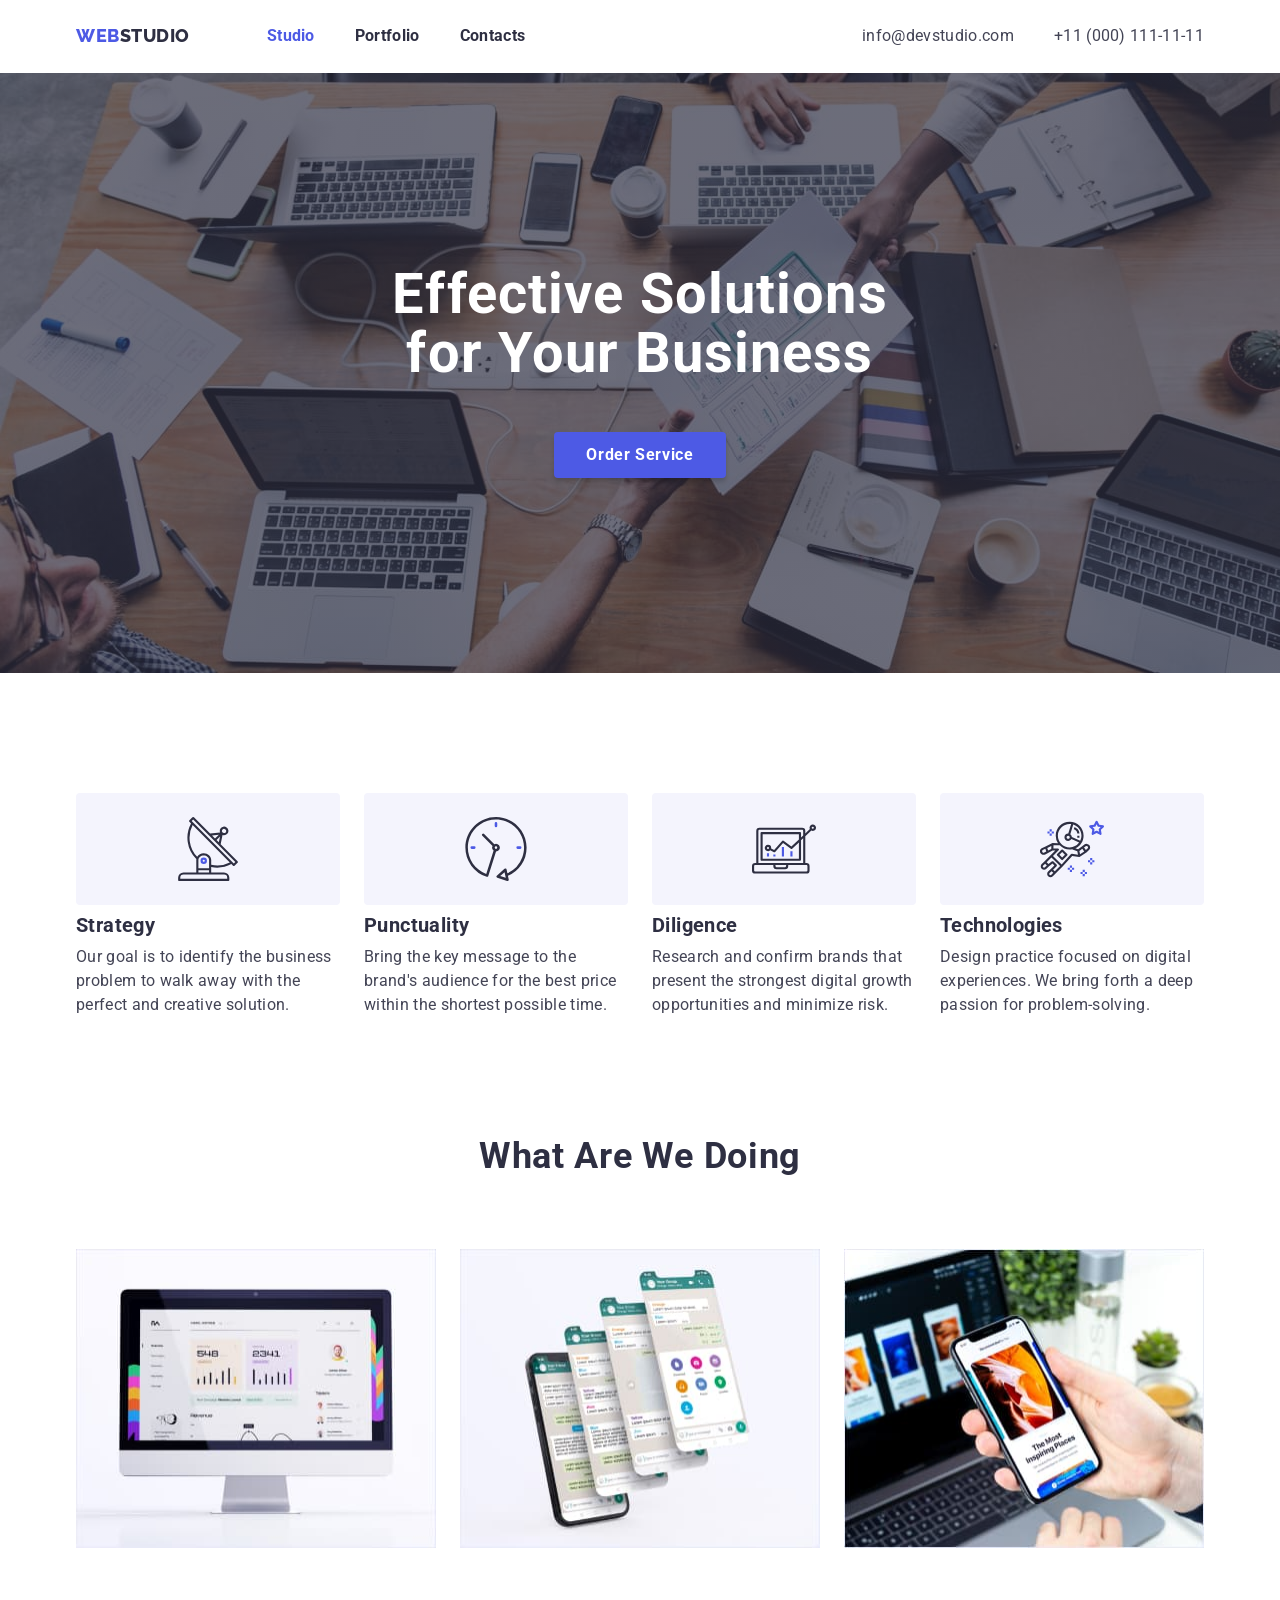
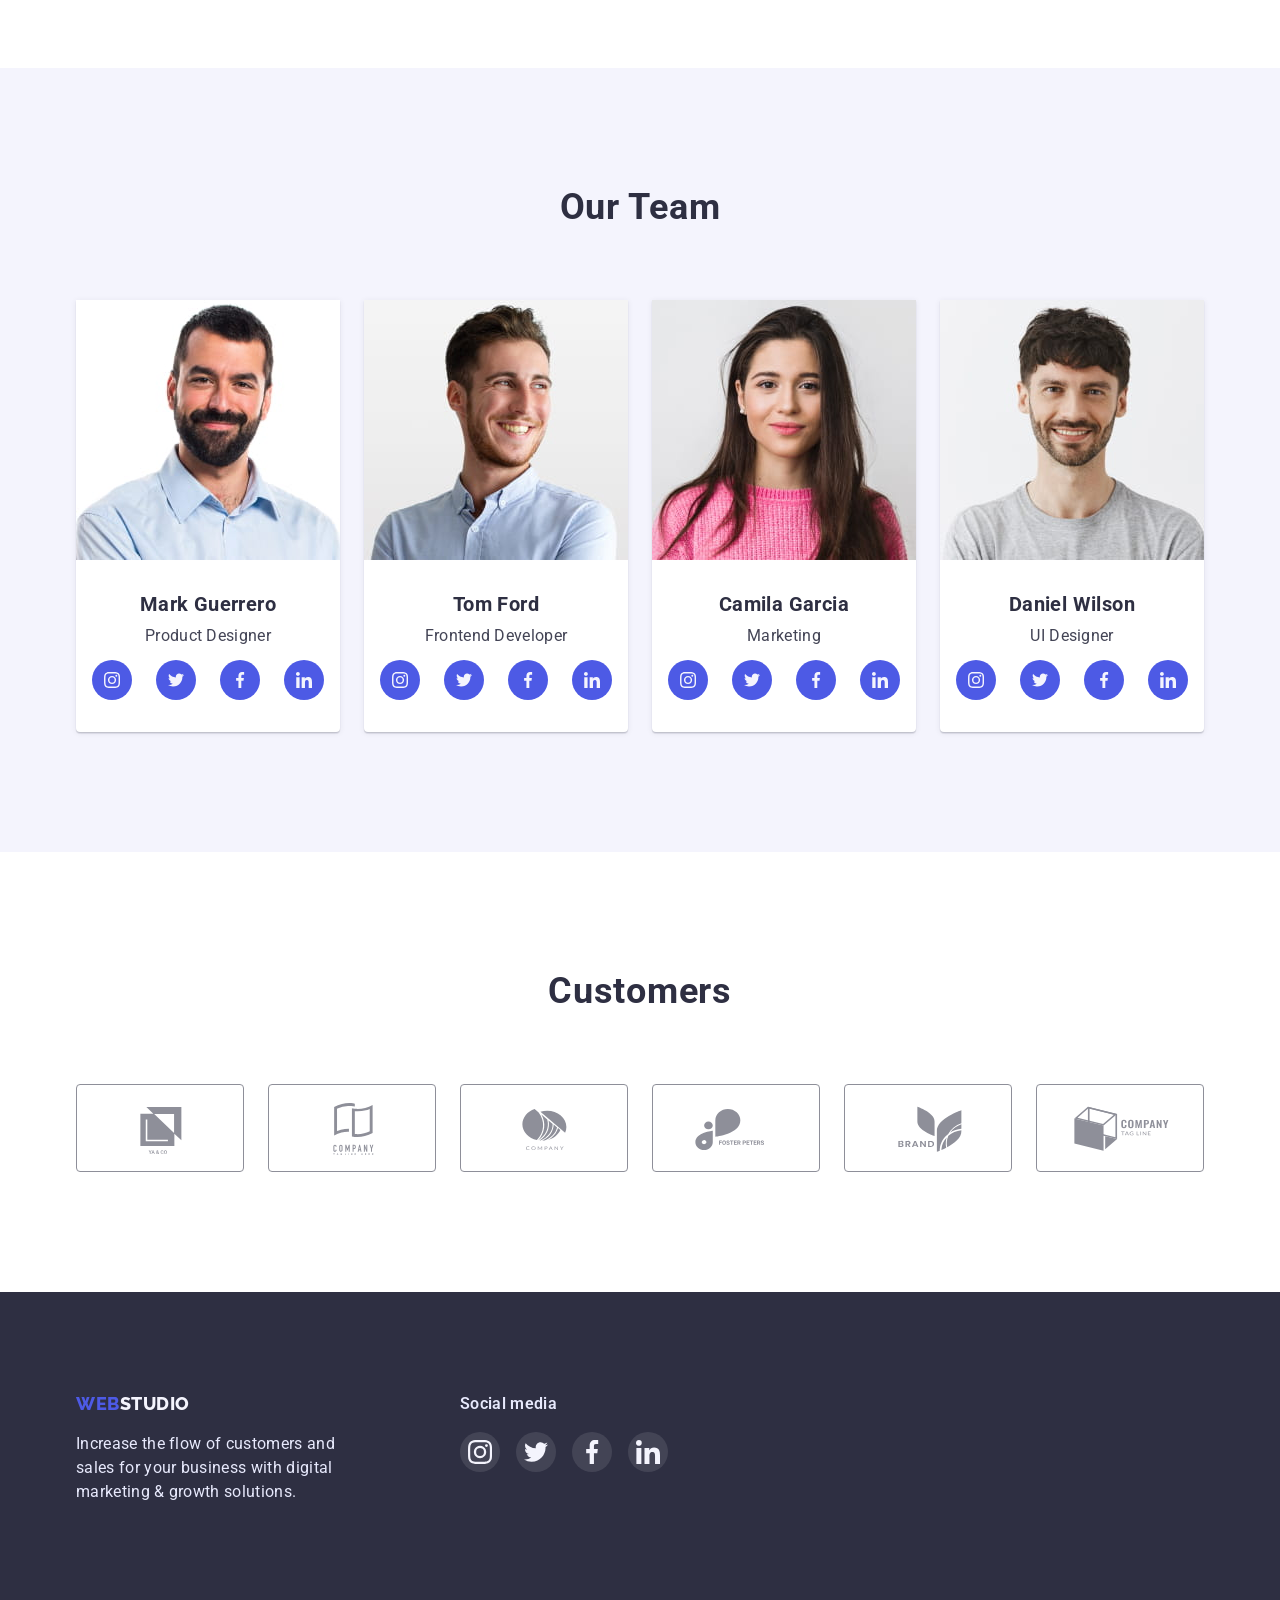
<file: index.html>
<!DOCTYPE html>
<html lang="en">
	<head>
		<meta charset="UTF-8" />
		<meta http-equiv="X-UA-Compatible" content="IE=edge" />
		<meta name="viewport" content="width=device-width, initial-scale=1.0" />
		<title>Web Studio</title>

		<link rel="icon" href="favicon.png" type="image/x-icon" />

		<link rel="preconnect" href="https://fonts.googleapis.com" />
		<link rel="preconnect" href="https://fonts.gstatic.com" crossorigin />
		<link
			href="https://fonts.googleapis.com/css2?family=Raleway:wght@800&family=Roboto:wght@400;500;700;900&display=swap"
			rel="stylesheet"
		/>
		<link
			rel="stylesheet"
			href="https://cdnjs.cloudflare.com/ajax/libs/modern-normalize/1.0.0/modern-normalize.min.css"
		/>
		<link rel="stylesheet" href="./css/style.css" />
	</head>

	<body>
		<header class="header">
			<!--Navigation menu-->
			<div class="container header-nav">
				<nav class="navigation">
					<a href="./index.html" class="logo-link">
						Web
						<span class="logo-name">Studio</span>
					</a>

					<ul class="nav-list">
						<li class="nav-item">
							<a href="./index.html" class="nav-link current">Studio</a>
						</li>
						<li class="nav-item">
							<a href="./portfolio.html" class="nav-link">Portfolio</a>
						</li>
						<li class="nav-item">
							<a href="" class="nav-link">Contacts</a>
						</li>
					</ul>
				</nav>

				<!--Contacts-->
				<ul class="contacts-list">
					<li class="contacts-item">
						<a class="contacts-link" href="mailto:info@devstudio.com">info@devstudio.com</a>
					</li>
					<li class="contacts-item"><a class="contacts-link" href="tel:+110001111111">+11 (000) 111-11-11</a></li>
				</ul>
			</div>
		</header>

		<main>
			<!--Hero-->
			<section class="hero">
				<div class="container">
					<h1 class="hero-header">Effective Solutions for Your Business</h1>
					<button class="hero-button" type="button">Order Service</button>
				</div>
			</section>

			<!--Section 1  FEATURE-->
			<section class="features section">
				<div class="container">
					<h2 class="visually-hidden">Features</h2>

					<ul class="feature-list">
						<li class="feature-item">
							<div class="feature-icon">
								<svg width="64" height="64" class="">
									<use xlink:href="./images/icons.svg#antenna"></use>
								</svg>
							</div>
							<h3 class="section-title">Strategy</h3>
							<p class="section-text">
								Our goal is to identify the business problem to walk away with the perfect and creative solution.
							</p>
						</li>
						<li class="feature-item">
							<div class="feature-icon">
								<svg width="64" height="64" class="">
									<use xlink:href="./images/icons.svg#clock"></use>
								</svg>
							</div>
							<h3 class="section-title">Punctuality</h3>
							<p class="section-text">
								Bring the key message to the brand's audience for the best price within the shortest possible time.
							</p>
						</li>
						<li class="feature-item">
							<div class="feature-icon">
								<svg width="64" height="64" class="">
									<use xlink:href="./images/icons.svg#diagram"></use>
								</svg>
							</div>
							<h3 class="section-title">Diligence</h3>
							<p class="section-text">
								Research and confirm brands that present the strongest digital growth opportunities and minimize risk.
							</p>
						</li>
						<li class="feature-item">
							<div class="feature-icon">
								<svg width="64" height="64" class="">
									<use xlink:href="./images/icons.svg#astronaut"></use>
								</svg>
							</div>
							<h3 class="section-title">Technologies</h3>
							<p class="section-text">
								Design practice focused on digital experiences. We bring forth a deep passion for problem-solving.
							</p>
						</li>
					</ul>
				</div>
			</section>

			<!--Section 2   WORK-->
			<section class="work section no-padding-top">
				<div class="container">
					<h2 class="section-header">What are we doing</h2>
					<ul class="work-list">
						<li class="work-item">
							<img src="./images/img.jpg" alt="desktop" width="360" />
						</li>
						<li class="work-item">
							<img src="./images/img1.jpg" alt="mobile" width="360" />
						</li>
						<li class="work-item">
							<img src="./images/img2.jpg" alt="sync" width="360" />
						</li>
					</ul>
				</div>
			</section>

			<!--Section 3    TEAM-->
			<section class="team section">
				<div class="container">
					<h2 class="section-header">Our team</h2>
					<ul class="team-list">
						<li class="team-item">
							<img class="card-img" src="./images/mark.jpg" alt="photo mark" width="264" />
							<div class="under-card">
								<h3 class="section-title team-name">Mark Guerrero</h3>
								<p class="team-position section-text">Product Designer</p>
								<ul class="social-list">
									<li class="social-item">
										<a
											href="https://instagram.com"
											target="_blank"
											rel="norefferer noopener nofollow"
											class="social-link"
										>
											<svg width="16" height="16" class="">
												<use xlink:href="./images/icons.svg#inst"></use>
											</svg>
										</a>
									</li>
									<li class="social-item">
										<a
											href="https://twitter.com"
											target="_blank"
											rel="norefferer noopener nofollow"
											class="social-link"
										>
											<svg width="16" height="16" class="">
												<use xlink:href="./images/icons.svg#twt"></use>
											</svg>
										</a>
									</li>
									<li class="social-item">
										<a href="https://fb.com" target="_blank" rel="norefferer noopener nofollow" class="social-link">
											<svg width="16" height="16" class="">
												<use xlink:href="./images/icons.svg#fb"></use>
											</svg>
										</a>
									</li>
									<li class="social-item">
										<a
											href="https://linkedin.com"
											target="_blank"
											rel="norefferer noopener nofollow"
											class="social-link"
										>
											<svg width="16" height="16" class="">
												<use xlink:href="./images/icons.svg#in"></use>
											</svg>
										</a>
									</li>
								</ul>
							</div>
						</li>
						<li class="team-item">
							<img class="card-img" src="./images/tom.jpg" alt="photo tom" width="264" />
							<div class="under-card">
								<h3 class="section-title team-name">Tom Ford</h3>
								<p class="team-position section-text">Frontend Developer</p>
								<ul class="social-list">
									<li class="social-item">
										<a
											href="https://instagram.com"
											target="_blank"
											rel="norefferer noopener nofollow"
											class="social-link"
										>
											<svg width="16" height="16" class="">
												<use xlink:href="./images/icons.svg#inst"></use>
											</svg>
										</a>
									</li>
									<li class="social-item">
										<a
											href="https://twitter.com"
											target="_blank"
											rel="norefferer noopener nofollow"
											class="social-link"
										>
											<svg width="16" height="16" class="">
												<use xlink:href="./images/icons.svg#twt"></use>
											</svg>
										</a>
									</li>
									<li class="social-item">
										<a href="https://fb.com" target="_blank" rel="norefferer noopener nofollow" class="social-link">
											<svg width="16" height="16" class="">
												<use xlink:href="./images/icons.svg#fb"></use>
											</svg>
										</a>
									</li>
									<li class="social-item">
										<a
											href="https://linkedin.com"
											target="_blank"
											rel="norefferer noopener nofollow"
											class="social-link"
										>
											<svg width="16" height="16" class="">
												<use xlink:href="./images/icons.svg#in"></use>
											</svg>
										</a>
									</li>
								</ul>
							</div>
						</li>
						<li class="team-item">
							<img class="card-img" src="./images/camila.jpg" alt="photo camila" width="264" />
							<div class="under-card">
								<h3 class="section-title team-name">Camila Garcia</h3>
								<p class="team-position section-text">Marketing</p>
								<ul class="social-list">
									<li class="social-item">
										<a
											href="https://instagram.com"
											target="_blank"
											rel="norefferer noopener nofollow"
											class="social-link"
										>
											<svg width="16" height="16" class="">
												<use xlink:href="./images/icons.svg#inst"></use>
											</svg>
										</a>
									</li>
									<li class="social-item">
										<a
											href="https://twitter.com"
											target="_blank"
											rel="norefferer noopener nofollow"
											class="social-link"
										>
											<svg width="16" height="16" class="">
												<use xlink:href="./images/icons.svg#twt"></use>
											</svg>
										</a>
									</li>
									<li class="social-item">
										<a href="https://fb.com" target="_blank" rel="norefferer noopener nofollow" class="social-link">
											<svg width="16" height="16" class="">
												<use xlink:href="./images/icons.svg#fb"></use>
											</svg>
										</a>
									</li>
									<li class="social-item">
										<a
											href="https://linkedin.com"
											target="_blank"
											rel="norefferer noopener nofollow"
											class="social-link"
										>
											<svg width="16" height="16" class="">
												<use xlink:href="./images/icons.svg#in"></use>
											</svg>
										</a>
									</li>
								</ul>
							</div>
						</li>
						<li class="team-item">
							<img class="card-img" src="./images/daniel.jpg" alt="photo daniel" width="264" />
							<div class="under-card">
								<h3 class="section-title team-name">Daniel Wilson</h3>
								<p class="team-position section-text">UI Designer</p>
								<ul class="social-list">
									<li class="social-item">
										<a
											href="https://instagram.com"
											target="_blank"
											rel="norefferer noopener nofollow"
											class="social-link"
										>
											<svg width="16" height="16" class="">
												<use xlink:href="./images/icons.svg#inst"></use>
											</svg>
										</a>
									</li>
									<li class="social-item">
										<a
											href="https://twitter.com"
											target="_blank"
											rel="norefferer noopener nofollow"
											class="social-link"
										>
											<svg width="16" height="16" class="">
												<use xlink:href="./images/icons.svg#twt"></use>
											</svg>
										</a>
									</li>
									<li class="social-item">
										<a href="https://fb.com" target="_blank" rel="norefferer noopener nofollow" class="social-link">
											<svg width="16" height="16" class="">
												<use xlink:href="./images/icons.svg#fb"></use>
											</svg>
										</a>
									</li>
									<li class="social-item">
										<a
											href="https://linkedin.com"
											target="_blank"
											rel="norefferer noopener nofollow"
											class="social-link"
										>
											<svg width="16" height="16" class="">
												<use xlink:href="./images/icons.svg#in"></use>
											</svg>
										</a>
									</li>
								</ul>
							</div>
						</li>
					</ul>
				</div>
			</section>
		</main>

		<!--Section 4 CUSTOMERS-->
		<section class="customers section">
			<div class="container">
				<h2 class="section-header">Customers</h2>
				<ul class="customers-list">
					<li class="customers-item">
						<a class="customers-link" target="_blank" rel="norefferer noopener nofollow" href="">
							<svg width="104" height="56">
								<use xlink:href="./images/icons.svg#client1"></use>
							</svg>
						</a>
					</li>
					<li class="customers-item">
						<a class="customers-link" target="_blank" rel="norefferer noopener nofollow" href="">
							<svg class="customer-svg" width="104" height="56">
								<use xlink:href="./images/icons.svg#client2"></use>
							</svg>
						</a>
					</li>
					<li class="customers-item">
						<a class="customers-link" target="_blank" rel="norefferer noopener nofollow" href="">
							<svg width="104" height="56">
								<use xlink:href="./images/icons.svg#client3"></use>
							</svg>
						</a>
					</li>
					<li class="customers-item">
						<a class="customers-link" target="_blank" rel="norefferer noopener nofollow" href="">
							<svg width="104" height="56">
								<use xlink:href="./images/icons.svg#client4"></use>
							</svg>
						</a>
					</li>
					<li class="customers-item">
						<a class="customers-link" target="_blank" rel="norefferer noopener nofollow" href="">
							<svg width="104" height="56">
								<use xlink:href="./images/icons.svg#client5"></use>
							</svg>
						</a>
					</li>
					<li class="customers-item">
						<a class="customers-link" target="_blank" rel="norefferer noopener nofollow" href="">
							<svg width="104" height="56">
								<use xlink:href="./images/icons.svg#client6"></use>
							</svg>
						</a>
					</li>
				</ul>
			</div>
		</section>

		<!--Footer-->
		<footer class="footer">
			<div class="container footer-flex">
				<div class="footer-left">
					<a href="./index.html" class="logo-link link">
						Web
						<span class="logo-namef">Studio</span>
					</a>
					<p class="footer-text-left">
						Increase the flow of customers and sales for your business with digital marketing & growth solutions.
					</p>
				</div>
				<div class="footer-right">
					<p class="footer-text-right">Social media</p>
					<ul class="social-list">
						<li class="social-item">
							<a
								href="https://instagram.com"
								target="_blank"
								rel="norefferer noopener nofollow"
								class="social-link footer-social"
							>
								<svg class="social-icon" height="24" width="24">
									<use xlink:href="./images/icons.svg#inst"></use>
								</svg>
							</a>
						</li>
						<li class="social-item">
							<a
								href="https://twitter.com"
								target="_blank"
								rel="norefferer noopener nofollow"
								class="social-link footer-social"
							>
								<svg class="social-icon" height="24" width="24">
									<use xlink:href="./images/icons.svg#twt"></use>
								</svg>
							</a>
						</li>
						<li class="social-item">
							<a
								href="https://fb.com"
								target="_blank"
								rel="norefferer noopener nofollow"
								class="social-link footer-social"
							>
								<svg class="social-icon" height="24" width="24">
									<use xlink:href="./images/icons.svg#fb"></use>
								</svg>
							</a>
						</li>
						<li class="social-item">
							<a
								href="https://linkedin.com"
								target="_blank"
								rel="norefferer noopener nofollow"
								class="social-link footer-social"
							>
								<svg class="social-icon" height="24" width="24">
									<use xlink:href="./images/icons.svg#in"></use>
								</svg>
							</a>
						</li>
					</ul>
				</div>
			</div>
		</footer>
	</body>
</html>
</file>
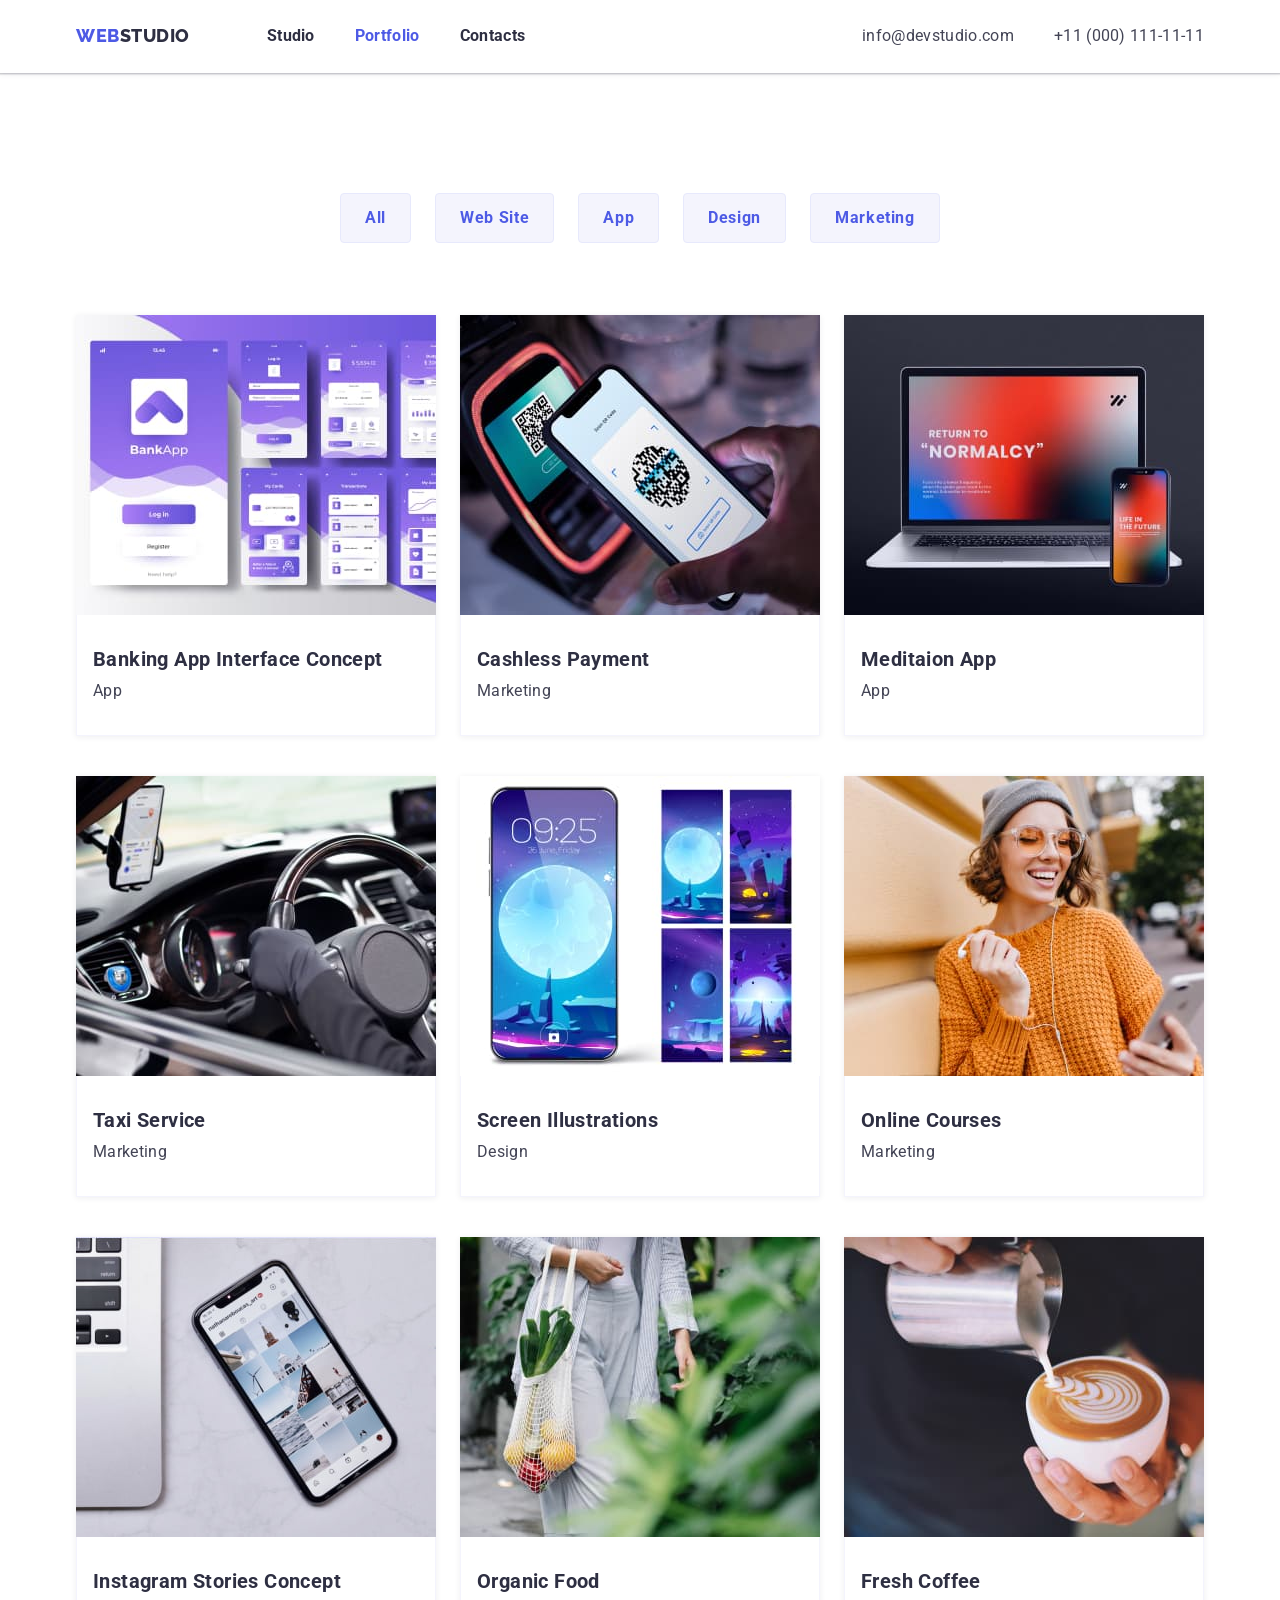
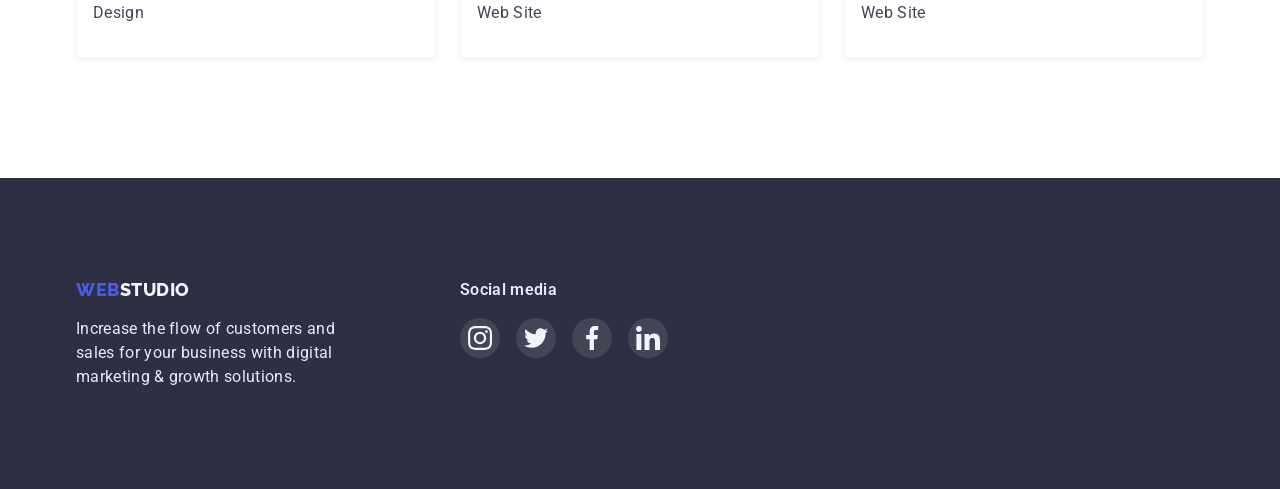
<file: portfolio.html>
<!DOCTYPE html>
<html lang="en">
	<head>
		<meta charset="UTF-8" />
		<meta http-equiv="X-UA-Compatible" content="IE=edge" />
		<meta name="viewport" content="width=device-width, initial-scale=1.0" />
		<title>Web Studio</title>

		<link rel="icon" href="favicon.ico" type="image/x-icon" />

		<link rel="preconnect" href="https://fonts.googleapis.com" />
		<link rel="preconnect" href="https://fonts.gstatic.com" crossorigin />
		<link
			href="https://fonts.googleapis.com/css2?family=Raleway:wght@800&family=Roboto:wght@400;500;700;900&display=swap"
			rel="stylesheet"
		/>
		<link
			rel="stylesheet"
			href="https://cdnjs.cloudflare.com/ajax/libs/modern-normalize/1.0.0/modern-normalize.min.css"
		/>
		<link rel="stylesheet" href="./css/style.css" />
	</head>

	<body>
		<header class="header">
			<!--Navigation menu-->
			<div class="container header-nav">
				<nav class="navigation">
					<a href="./index.html" class="logo-link link">
						Web
						<span class="logo-name">Studio</span>
					</a>
					<ul class="nav-list list">
						<li class="nav-item">
							<a href="./index.html" class="nav-link link">Studio</a>
						</li>
						<li class="nav-item">
							<a href="./portfolio.html" class="nav-link link current">Portfolio</a>
						</li>
						<li class="nav-item">
							<a href="" class="nav-link link">Contacts</a>
						</li>
					</ul>
				</nav>

				<!--Contacts-->
				<ul class="contacts-list list">
					<li class="contacts-item">
						<a class="contacts-link link" href="mailto:info@devstudio.com">info@devstudio.com</a>
					</li>
					<li class="contacts-item"><a class="contacts-link link" href="tel:+110001111111">+11 (000) 111-11-11</a></li>
				</ul>
			</div>
		</header>

		<main>
			<!-- Examples -->
			<section class="section">
				<div class="container">
					<h1 class="visually-hidden">WebStudio portfolio</h1>

					<!--Filters-->

					<ul class="filter-list list">
						<li class="filter-item"><button class="filter-btn" type="button">All</button></li>
						<li class="filter-item"><button class="filter-btn" type="button">Web Site</button></li>
						<li class="filter-item"><button class="filter-btn" type="button">App</button></li>
						<li class="filter-item"><button class="filter-btn" type="button">Design</button></li>
						<li class="filter-item"><button class="filter-btn" type="button">Marketing</button></li>
					</ul>

					<!--Cards row -->

					<ul class="card-list list">
						<li class="card-item">
							<a href="" class="card-link link">
								<!-- <p class="stylish-txt">
							14 Stylish and User-Friendly App Design Concepts · Task Manager App · Calorie Tracker App · Exotic Fruit
							Ecommerce App · Cloud Storage App
						</p> -->
								<img class="card-img" src="./images/card1.jpg" alt="bank app" width="360" />
								<div class="under-card">
									<h2 class="section-title">Banking App Interface Concept</h2>
									<p class="section-text">App</p>
								</div>
							</a>
						</li>
						<li class="card-item">
							<a href="" class="card-link link">
								<!-- <p class="stylish-txt">
							14 Stylish and User-Friendly App Design Concepts · Task Manager App · Calorie Tracker App · Exotic Fruit
							Ecommerce App · Cloud Storage App
						</p> -->
								<img class="card-img" src="./images/card2.jpg" alt="blue square" width="360" />
								<div class="under-card">
									<h2 class="section-title">Cashless Payment</h2>
									<p class="section-text">Marketing</p>
								</div>
							</a>
						</li>
						<li class="card-item">
							<a href="" class="card-link link">
								<!-- <p class="stylish-txt">
							14 Stylish and User-Friendly App Design Concepts · Task Manager App · Calorie Tracker App · Exotic Fruit
							Ecommerce App · Cloud Storage App
						</p> -->
								<img class="card-img" src="./images/card3.jpg" alt="phone and laptop" width="360" />
								<div class="under-card">
									<h2 class="section-title">Meditaion App</h2>
									<p class="section-text">App</p>
								</div>
							</a>
						</li>
						<li class="card-item">
							<a href="" class="card-link link">
								<!-- <p class="stylish-txt">
							14 Stylish and User-Friendly App Design Concepts · Task Manager App · Calorie Tracker App · Exotic Fruit
							Ecommerce App · Cloud Storage App
						</p> -->
								<img class="card-img" src="./images/card4.jpg" alt="cardriver" width="360" />
								<div class="under-card">
									<h2 class="section-title">Taxi Service</h2>
									<p class="section-text">Marketing</p>
								</div>
							</a>
						</li>
						<li class="card-item">
							<a href="" class="card-link link">
								<!-- <p class="stylish-txt">
							14 Stylish and User-Friendly App Design Concepts · Task Manager App · Calorie Tracker App · Exotic Fruit
							Ecommerce App · Cloud Storage App
						</p> -->
								<img class="card-img" src="./images/card5.jpg" alt="phone screen theme" width="360" />
								<div class="under-card">
									<h2 class="section-title">Screen Illustrations</h2>
									<p class="section-text">Design</p>
								</div>
							</a>
						</li>
						<li class="card-item">
							<a href="" class="card-link link">
								<!-- <p class="stylish-txt">
							14 Stylish and User-Friendly App Design Concepts · Task Manager App · Calorie Tracker App · Exotic Fruit
							Ecommerce App · Cloud Storage App
						</p> -->
								<img class="card-img" src="./images/card6.jpg" alt="happy girl" width="360" />
								<div class="under-card">
									<h2 class="section-title">Online Courses</h2>
									<p class="section-text">Marketing</p>
								</div>
							</a>
						</li>
						<li class="card-item">
							<a href="" class="card-link link">
								<!-- <p class="stylish-txt">
							14 Stylish and User-Friendly App Design Concepts · Task Manager App · Calorie Tracker App · Exotic Fruit
							Ecommerce App · Cloud Storage App
						</p> -->
								<img class="card-img" src="./images/card7.jpg" alt="stories" width="360" />
								<div class="under-card">
									<h2 class="section-title">Instagram Stories Concept</h2>
									<p class="section-text">Design</p>
								</div>
							</a>
						</li>
						<li class="card-item">
							<a href="" class="card-link link">
								<!-- <p class="stylish-txt">
							14 Stylish and User-Friendly App Design Concepts · Task Manager App · Calorie Tracker App · Exotic Fruit
							Ecommerce App · Cloud Storage App
						</p> -->
								<img class="card-img" src="./images/card8.jpg" alt="vegetables" width="360" />
								<div class="under-card">
									<h2 class="section-title">Organic Food</h2>
									<p class="section-text">Web Site</p>
								</div>
							</a>
						</li>
						<li class="card-item">
							<a href="" class="card-link link">
								<!-- <p class="stylish-txt">
							14 Stylish and User-Friendly App Design Concepts · Task Manager App · Calorie Tracker App · Exotic Fruit
							Ecommerce App · Cloud Storage App
						</p> -->
								<img class="card-img" src="./images/card9.jpg" alt="phone and laptop" width="360" />
								<div class="under-card">
									<h2 class="section-title">Fresh Coffee</h2>
									<p class="section-text">Web Site</p>
								</div>
							</a>
						</li>
					</ul>
				</div>
			</section>
		</main>

		<!--Footer-->
		<footer class="footer">
			<div class="container footer-flex">
				<div class="footer-left">
					<a href="./index.html" class="logo-link link">
						Web
						<span class="logo-namef">Studio</span>
					</a>
					<p class="footer-text-left">
						Increase the flow of customers and sales for your business with digital marketing & growth solutions.
					</p>
				</div>
				<div class="footer-right">
					<p class="footer-text-right">Social media</p>
					<ul class="social-list">
						<li class="social-item">
							<a
								href="https://instagram.com"
								target="_blank"
								rel="norefferer noopener nofollow"
								class="social-link footer-social"
							>
								<svg class="social-icon" height="24" width="24">
									<use xlink:href="./images/icons.svg#inst"></use>
								</svg>
							</a>
						</li>
						<li class="social-item">
							<a
								href="https://twitter.com"
								target="_blank"
								rel="norefferer noopener nofollow"
								class="social-link footer-social"
							>
								<svg class="social-icon" height="24" width="24">
									<use xlink:href="./images/icons.svg#twt"></use>
								</svg>
							</a>
						</li>
						<li class="social-item">
							<a
								href="https://fb.com"
								target="_blank"
								rel="norefferer noopener nofollow"
								class="social-link footer-social"
							>
								<svg class="social-icon" height="24" width="24">
									<use xlink:href="./images/icons.svg#fb"></use>
								</svg>
							</a>
						</li>
						<li class="social-item">
							<a
								href="https://linkedin.com"
								target="_blank"
								rel="norefferer noopener nofollow"
								class="social-link footer-social"
							>
								<svg class="social-icon" height="24" width="24">
									<use xlink:href="./images/icons.svg#in"></use>
								</svg>
							</a>
						</li>
					</ul>
				</div>
			</div>
		</footer>
	</body>
</html>
</file>
<file: css/style.css>
/* GLOBAL */
:root {
	--primary-text-color: #434455;
	--secondary-txt-color: #e7e9fc;
	--title-text-color: #2e2f42;
	--accent-color: #4d5ae5;
	--bg-color: #ffffff;
	--secondary-color: #f4f4fd;
	--btn-hover-color: #404bbf;
	--sechover-color: #31d0aa;
}
body {
	font-family: "Roboto", sans-serif;
	font-size: 16px;
	letter-spacing: 0.02em;
	color: var(--primary-text-color);
	background-color: var(--bg-color);
}
p,
h1,
h2,
h3,
h4,
h5,
h6 {
	margin: 0;
}
img {
	display: block;
	max-width: 100%;
	height: auto;
}
button {
	display: block;
	cursor: pointer;
	border: none;
	border-radius: 4px;
}
ul,
ol {
	list-style: none;
	padding-left: none;
	margin: 0;
	padding: 0;
}
a {
	text-decoration: none;
	color: inherit;
}
.section {
	padding-top: 120px;
	padding-bottom: 120px;

	/* outline: 2px dashed lime; */
}
.section.no-padding-top {
	padding-top: 0;
}

.container {
	width: 1158px;
	margin-left: auto;
	margin-right: auto;
	padding-left: 15px;
	padding-right: 15px;

	/* outline: 2px dashed tomato; */
}

.card-item,
.team-item {
	/* outline: 2px dashed palegreen; */
}

/* .link {
	text-decoration: none;
	color: inherit;
}
.list {
	list-style: none;
	margin: 0;
	padding: 0;
} */

.visually-hidden {
	position: absolute;
	width: 1px;
	height: 1px;
	margin: -1px;
	border: 0;
	padding: 0;

	white-space: nowrap;
	clip-path: inset(100%);
	clip: rect(0 0 0 0);
	overflow: hidden;
}

/* LOGO */
.logo-link {
	display: flex;
	font-family: "Raleway";
	font-weight: 800;
	font-size: 18px;
	line-height: 1.33;
	letter-spacing: 0.03em;
	text-transform: uppercase;
	color: var(--accent-color);
}
.logo-name {
	color: var(--title-text-color);
}

/* HEADER */
header {
	box-shadow: 0px 2px 1px rgba(46, 47, 66, 0.08), 0px 1px 1px rgba(46, 47, 66, 0.16), 0px 1px 6px rgba(46, 47, 66, 0.08);
}

/* NAVIGATION */
.header-nav {
	display: flex;
	align-items: center;
}
.navigation {
	display: flex;
	align-items: center;
}
.nav-list {
	display: flex;
	margin-left: 77px;
}

.nav-list .nav-item:not(:last-child) {
	margin-right: 40px;
}

.nav-link {
	font-size: 16px;
	line-height: 0.66;
	letter-spacing: 0.02em;
	font-weight: 700;
	color: var(--title-text-color);
	padding-top: 31px;
	padding-bottom: 31px;
	display: block;
}

.nav-link:hover,
.nav-link:focus {
	color: var(--accent-color);
}

.nav-link:active {
	color: var(--primary-text-color);
}

.current {
	color: var(--accent-color);
}

.nav-item {
}

.contacts-list {
	display: flex;
	margin-left: auto;
}

.contacts-link {
	font-size: 16px;
	line-height: 0.66;
	letter-spacing: 0.02em;
	color: var(--primary-text-color);
	padding-top: 31px;
	padding-bottom: 31px;
	display: block;
}
.contacts-list .contacts-item + .contacts-item {
	margin-left: 40px;
}

.contacts-link:hover,
.contacts-link:focus {
	color: var(--accent-color);
}

/* MAIN PAGE */
/* HERO */
.hero {
	text-align: center;
	padding: 192px 0;
	height: 600px;
	max-width: 1440px;
	background-color: var(--title-text-color);
	margin-left: auto;
	margin-right: auto;
	background-image: linear-gradient(to right, #2e2f42b3, #2e2f42b3), url(../images/hero-bg.jpg);
	background-size: cover;
	background-repeat: no-repeat;
}

.hero-header {
	font-weight: 700;
	font-size: 56px;
	line-height: 1.07;
	letter-spacing: 0.02em;

	color: var(--bg-color);

	width: 496px;
	margin: 0 auto;
	margin-bottom: 48px;
}

.hero-button {
	font-family: "Roboto", sans-serif;
	font-weight: 700;
	font-size: 16px;
	line-height: 0.84;
	letter-spacing: 0.04em;

	margin: 0 auto;
	color: var(--bg-color);
	background-color: var(--accent-color);
	cursor: pointer;
	box-shadow: 0px 4px 4px rgba(0, 0, 0, 0.15);
	border-radius: none;
	padding: 16px 32px;
}

.hero-button:hover,
.hero-button:focus {
	background: var(--btn-hover-color);
}

.hero-button:active {
	background: var(--secondary-color);
	color: var(--accent-color);
}

/* MAIN */

.section-title {
	font-weight: 700;
	font-size: 20px;
	line-height: 1.2;
	letter-spacing: 0.02em;
	color: var(--title-text-color);

	margin-bottom: 8px;
}

.section-text {
	line-height: 1.5;
}

.section-header {
	font-weight: 700;
	font-size: 36px;
	line-height: 1.11;
	letter-spacing: 0.02em;
	text-align: center;
	text-transform: capitalize;
	color: var(--title-text-color);
	margin-bottom: 72px;
}

/* FEATURE */
.feature-list {
	display: flex;
	margin-left: -12px;
	margin-right: -12px;
}

.feature-item {
	width: calc((100% - 24px * 3) / 4);
	margin-right: 12px;
	margin-left: 12px;
}
.feature-item .section-text {
	padding-bottom: 0;
}

.feature-icon {
	display: flex;
	align-items: center;
	justify-content: center;

	height: 112px;
	margin-bottom: 8px;

	border-radius: 4px;
	background-color: var(--secondary-color);
}

/* WORK */

.work {
}

.work-list {
	display: flex;
}

.work-item {
	width: calc((100% - 48px) / 3);
	margin-right: 24px;
}
.work-list .work-item:last-child {
	margin-right: 0;
}
/* TEAM */

.team {
	background: var(--secondary-color);
}

.team-list {
	display: flex;
	justify-content: space-between;
	gap: 24px;
}

.team-item {
	background-color: var(--background-color);
	text-align: center;
	background: #ffffff;
	box-shadow: 0px 1px 6px rgba(46, 47, 66, 0.08), 0px 1px 1px rgba(46, 47, 66, 0.16), 0px 2px 1px rgba(46, 47, 66, 0.08);
	border-radius: 0px 0px 4px 4px;
}

.under-card {
	padding-top: 32px;
	padding-bottom: 32px;
}

.section-text.team-position {
	margin-bottom: 12px;
}

.social-list {
	display: flex;
	gap: 24px;
	justify-content: center;
}
.social-link {
	display: flex;
	height: 40px;
	width: 40px;

	align-items: center;
	justify-content: center;

	border-radius: 50%;
	background-color: var(--accent-color);
}

.social-link:hover,
.social-link:focus {
	background-color: var(--btn-hover-color);
}

/* CUSTOMERS */
.customers-list {
	display: flex;
	gap: 24px;
}

.customers-link {
	display: flex;
	align-items: center;
	justify-content: center;

	width: 168px;
	height: 88px;

	border: 1px solid #8e8f99;
	border-radius: 4px;

	fill: #8e8f99;
}

.customers-link:hover,
.customers-link:focus {
	fill: var(--accent-color);
	border-color: var(--accent-color);
}

/* FOOTER */
.logo-namef {
	color: var(--secondary-color);
}

.footer {
	background-color: var(--title-text-color);
	padding-top: 100px;
	padding-bottom: 100px;
}

.footer-text-left {
	line-height: 1.5;
	color: var(--secondary-txt-color);
	margin-top: 16px;
	max-width: 264px;
}

.footer-text-right {
	font-weight: 600;
	margin-bottom: 16px;
	line-height: 1.5;
	color: var(--secondary-txt-color);
	margin-bottom: 16px;
}

.container.footer-flex {
	display: flex;
	gap: 120px;
}

.footer-right > .social-list {
	gap: 16px;
}

.social-link.footer-social {
	background-color: rgba(255, 255, 255, 0.1);
}

.social-link.footer-social:hover,
.social-link.footer-social:focus {
	background-color: var(--sechover-color);
}

/* PORTFOLIO PAGE */
/* FILTERS */
.filter-btn {
	font-family: "Roboto", sans-serif;
	font-size: 16px;
	line-height: 1.5;
	letter-spacing: 0.04em;
	font-weight: 700;

	text-align: center;
	color: var(--accent-color);
	background: var(--secondary-color);
	cursor: pointer;

	padding: 12px 24px;
	border: 1px solid var(--secondary-txt-color);
	border-radius: 4px;
}

.filter-btn:hover,
.filter-btn:focus {
	color: #ffffff;
	background: var(--accent-color);
	box-shadow: 0px 3px 1px rgba(0, 0, 0, 0.1), 0px 2px 1px rgba(0, 0, 0, 0.08), 0px 2px 2px rgba(0, 0, 0, 0.12);
	border: 1px solid var(--accent-color);
}

.filter-btn:active {
	color: var(--accent-color);
	background: var(--secondary-color);
}

.filter-list {
	margin-bottom: 72px;
	display: flex;
	justify-content: center;
	gap: 24px;
}

/* PORTFOLIO CARD ROW */

.card-list {
	display: flex;
	flex-wrap: wrap;
}

.card-item {
	width: calc((100% - 48px) / 3);
	/*! ! ! ! ! ((100% - "кол-во маржинов в строке * на значение маржина"") / кол-во элементов в строке) ! ! ! ! */

	margin-right: 24px;
	margin-bottom: 40px;

	box-shadow: 0px 1px 6px rgba(46, 47, 66, 0.08);
}

.card-link:hover,
.card-link:focus {
	box-shadow: 0px 1px 6px rgb(46 47 66 / 8%), 0px 1px 1px rgb(46 47 66 / 16%), 0px 2px 1px rgb(46 47 66 / 8%);
}

.card-list .card-item:nth-child(3n) {
	margin-right: 0px;
}
.card-list .card-item:nth-last-child(-n + 3) {
	margin-bottom: 0px;
}

/* .card-item:not(:nth-last-child(-n + 3)) {
	margin-bottom: 40px;
}
.card-item:not(:nth-child(3n)) {
	margin-right: 24px;
} */

.card-img {
}

.card-link {
	display: block;
}

.stylish-txt {
	color: var(--secondary-color);
}

.card-link .under-card {
	border: 0.5px solid #f4f4fd;
	border-top: none;
	padding-left: 16px;
}
</file>
